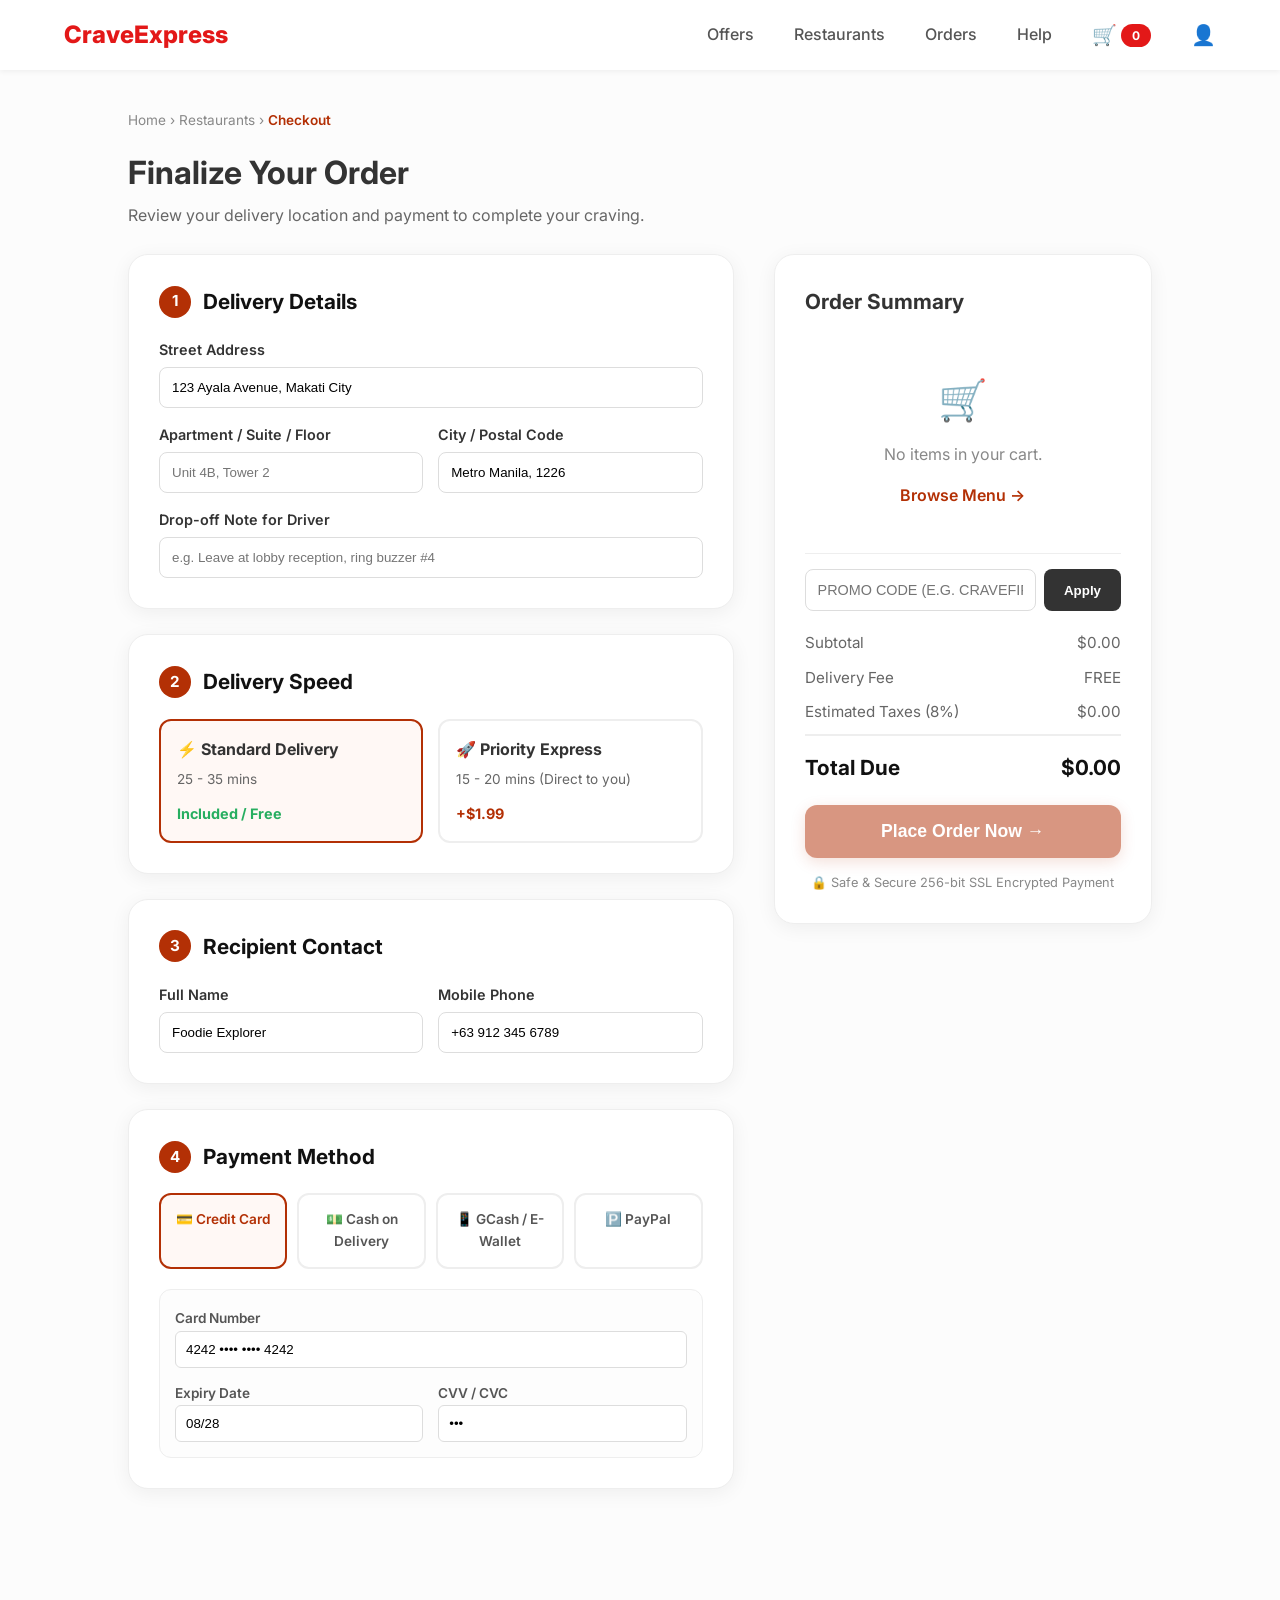
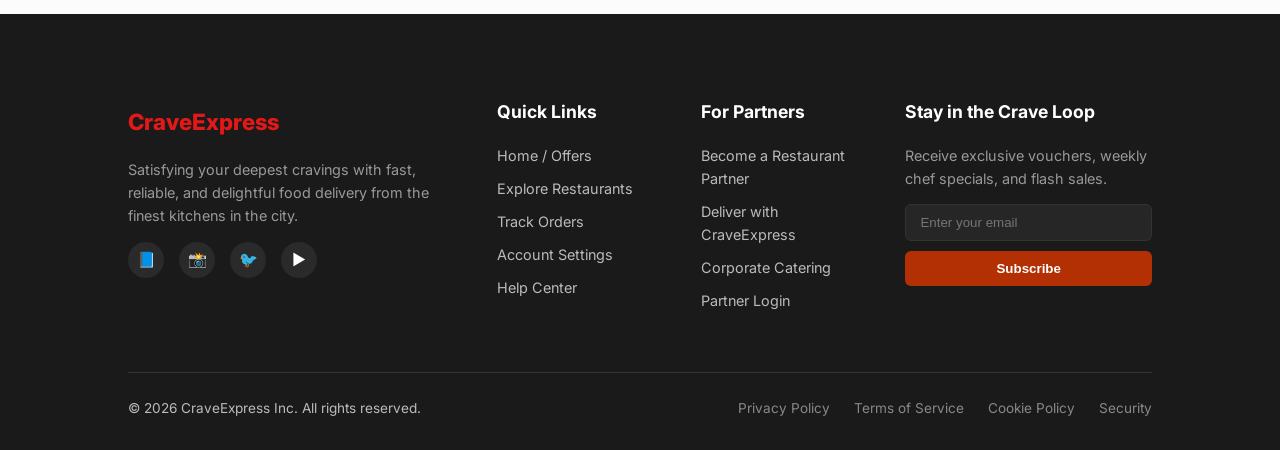
<file: checkout.html>
<!DOCTYPE html>
<html lang="en">
<head>
    <meta charset="UTF-8">
    <meta name="viewport" content="width=device-width, initial-scale=1.0">
    <title>Checkout | CraveExpress</title>
    <link href="https://fonts.googleapis.com/css2?family=Inter:wght@300;400;500;600;700;800&display=swap" rel="stylesheet">
    <link rel="stylesheet" href="Design/design1.css">
    <link rel="stylesheet" href="Design/common.css">
    <link rel="stylesheet" href="Design/checkout.css">
</head>
<body style="background-color: #fcfcfc;">

    <nav>
        <div class="logo"><a href="index.html" style="text-decoration: none; color: inherit;">CraveExpress</a></div>
        <div class="nav-links">
            <a href="index.html">Offers</a>
            <a href="restaurants.html">Restaurants</a>
            <a href="orders.html">Orders</a>
            <a href="help.html">Help</a>
            <a href="#" class="cart-icon" id="cart-icon-btn" title="View Cart">🛒 <span id="cart-count">0</span></a>
            <a href="profile_settings.html" class="profile-icon" title="Account">👤</a>
        </div>
    </nav>

    <main class="checkout-container">
        <!-- Breadcrumbs -->
        <div style="font-size: 0.85rem; color: #888; margin-bottom: 15px;">
            <a href="index.html" style="color: inherit; text-decoration: none;">Home</a> › 
            <a href="restaurants.html" style="color: inherit; text-decoration: none;">Restaurants</a> › 
            <span style="color: var(--primary-orange); font-weight: 600;">Checkout</span>
        </div>

        <h1 style="font-size: 2rem; margin: 0 0 5px 0;">Finalize Your Order</h1>
        <p style="color: #666; margin: 0 0 25px 0;">Review your delivery location and payment to complete your craving.</p>

        <form id="checkoutForm" onsubmit="handlePlaceOrder(event)">
            <div class="checkout-layout">
                
                <!-- Left: Order Steps -->
                <div class="checkout-steps-col">
                    
                    <!-- Step 1: Delivery Address -->
                    <div class="checkout-step">
                        <div class="step-header">
                            <span class="step-num">1</span>
                            <h2>Delivery Details</h2>
                        </div>
                        
                        <div class="input-group" style="margin-bottom: 15px;">
                            <label style="display: block; font-weight: 600; margin-bottom: 6px; font-size: 0.9rem;">Street Address</label>
                            <input type="text" id="chk-address" placeholder="123 Ayala Avenue, Makati City" value="123 Ayala Avenue, Makati City" required style="width: 100%; padding: 12px; border: 1px solid #ddd; border-radius: 8px; box-sizing: border-box;">
                        </div>

                        <div class="form-grid-2" style="margin-bottom: 15px;">
                            <div class="input-group">
                                <label style="display: block; font-weight: 600; margin-bottom: 6px; font-size: 0.9rem;">Apartment / Suite / Floor</label>
                                <input type="text" id="chk-apt" placeholder="Unit 4B, Tower 2" style="width: 100%; padding: 12px; border: 1px solid #ddd; border-radius: 8px; box-sizing: border-box;">
                            </div>
                            <div class="input-group">
                                <label style="display: block; font-weight: 600; margin-bottom: 6px; font-size: 0.9rem;">City / Postal Code</label>
                                <input type="text" id="chk-city" placeholder="Metro Manila, 1226" value="Metro Manila, 1226" required style="width: 100%; padding: 12px; border: 1px solid #ddd; border-radius: 8px; box-sizing: border-box;">
                            </div>
                        </div>

                        <div class="input-group">
                            <label style="display: block; font-weight: 600; margin-bottom: 6px; font-size: 0.9rem;">Drop-off Note for Driver</label>
                            <input type="text" id="chk-notes" placeholder="e.g. Leave at lobby reception, ring buzzer #4" style="width: 100%; padding: 12px; border: 1px solid #ddd; border-radius: 8px; box-sizing: border-box;">
                        </div>
                    </div>

                    <!-- Step 2: Delivery Speed -->
                    <div class="checkout-step">
                        <div class="step-header">
                            <span class="step-num">2</span>
                            <h2>Delivery Speed</h2>
                        </div>

                        <div class="delivery-options-grid">
                            <div class="delivery-option-card active" onclick="selectDeliverySpeed(this, 0)">
                                <div>
                                    <strong style="display: block; font-size: 1rem; margin-bottom: 4px;">⚡ Standard Delivery</strong>
                                    <span style="color: #666; font-size: 0.85rem;">25 - 35 mins</span>
                                </div>
                                <span style="font-weight: 700; color: #27ae60; margin-top: 10px; font-size: 0.9rem;">Included / Free</span>
                            </div>

                            <div class="delivery-option-card" onclick="selectDeliverySpeed(this, 1.99)">
                                <div>
                                    <strong style="display: block; font-size: 1rem; margin-bottom: 4px;">🚀 Priority Express</strong>
                                    <span style="color: #666; font-size: 0.85rem;">15 - 20 mins (Direct to you)</span>
                                </div>
                                <span style="font-weight: 700; color: var(--primary-orange); margin-top: 10px; font-size: 0.9rem;">+$1.99</span>
                            </div>
                        </div>
                    </div>

                    <!-- Step 3: Contact Info -->
                    <div class="checkout-step">
                        <div class="step-header">
                            <span class="step-num">3</span>
                            <h2>Recipient Contact</h2>
                        </div>

                        <div class="form-grid-2">
                            <div class="input-group">
                                <label style="display: block; font-weight: 600; margin-bottom: 6px; font-size: 0.9rem;">Full Name</label>
                                <input type="text" id="chk-name" value="Foodie Explorer" required style="width: 100%; padding: 12px; border: 1px solid #ddd; border-radius: 8px; box-sizing: border-box;">
                            </div>
                            <div class="input-group">
                                <label style="display: block; font-weight: 600; margin-bottom: 6px; font-size: 0.9rem;">Mobile Phone</label>
                                <input type="tel" id="chk-phone" value="+63 912 345 6789" required style="width: 100%; padding: 12px; border: 1px solid #ddd; border-radius: 8px; box-sizing: border-box;">
                            </div>
                        </div>
                    </div>

                    <!-- Step 4: Payment Method -->
                    <div class="checkout-step">
                        <div class="step-header">
                            <span class="step-num">4</span>
                            <h2>Payment Method</h2>
                        </div>

                        <div class="payment-methods-grid">
                            <div class="payment-tab active" onclick="switchPayment('card', this)">💳 Credit Card</div>
                            <div class="payment-tab" onclick="switchPayment('cod', this)">💵 Cash on Delivery</div>
                            <div class="payment-tab" onclick="switchPayment('gcash', this)">📱 GCash / E-Wallet</div>
                            <div class="payment-tab" onclick="switchPayment('paypal', this)">🅿️ PayPal</div>
                        </div>

                        <!-- Card Panel -->
                        <div id="panel-card" class="payment-panel active">
                            <div class="input-group" style="margin-bottom: 12px;">
                                <label style="font-size: 0.85rem; font-weight: 600; color: #555;">Card Number</label>
                                <input type="text" placeholder="4242 •••• •••• 4242" value="4242 •••• •••• 4242" style="width: 100%; padding: 10px; border: 1px solid #ddd; border-radius: 6px; box-sizing: border-box;">
                            </div>
                            <div class="form-grid-2">
                                <div class="input-group">
                                    <label style="font-size: 0.85rem; font-weight: 600; color: #555;">Expiry Date</label>
                                    <input type="text" placeholder="MM/YY" value="08/28" style="width: 100%; padding: 10px; border: 1px solid #ddd; border-radius: 6px; box-sizing: border-box;">
                                </div>
                                <div class="input-group">
                                    <label style="font-size: 0.85rem; font-weight: 600; color: #555;">CVV / CVC</label>
                                    <input type="password" placeholder="•••" value="888" style="width: 100%; padding: 10px; border: 1px solid #ddd; border-radius: 6px; box-sizing: border-box;">
                                </div>
                            </div>
                        </div>

                        <!-- COD Panel -->
                        <div id="panel-cod" class="payment-panel">
                            <p style="margin: 0; font-size: 0.9rem; color: #555;">💵 Please prepare the exact cash amount for our rider upon arrival. Change can be provided upon request in order notes.</p>
                        </div>

                        <!-- GCash Panel -->
                        <div id="panel-gcash" class="payment-panel">
                            <p style="margin: 0 0 10px 0; font-size: 0.9rem; color: #555;">📱 Instant QR payment will be generated upon pressing Place Order, or enter your mobile wallet number:</p>
                            <input type="tel" placeholder="09XX XXX XXXX" value="+63 912 345 6789" style="width: 100%; padding: 10px; border: 1px solid #ddd; border-radius: 6px; box-sizing: border-box;">
                        </div>

                        <!-- PayPal Panel -->
                        <div id="panel-paypal" class="payment-panel">
                            <p style="margin: 0; font-size: 0.9rem; color: #555;">🅿️ You will be redirected securely to PayPal to approve your transaction after clicking Place Order.</p>
                        </div>
                    </div>
                </div>

                <!-- Right: Order Summary -->
                <div class="checkout-summary-col">
                    <div class="order-summary-card">
                        <h3>Order Summary</h3>

                        <!-- Items in cart -->
                        <div class="summary-items-list" id="checkout-items-list">
                            <!-- Populated via JS -->
                        </div>

                        <!-- Coupon Promo Code -->
                        <div class="coupon-box">
                            <input type="text" id="chk-coupon-input" placeholder="Promo code (e.g. CRAVEFIRST)">
                            <button type="button" onclick="applyCheckoutCoupon()">Apply</button>
                        </div>
                        <div id="coupon-feedback" style="font-size: 0.85rem; margin-top: -12px; margin-bottom: 15px; display: none;"></div>

                        <!-- Calculation Rows -->
                        <div class="calculation-lines">
                            <div class="calc-row">
                                <span>Subtotal</span>
                                <span id="chk-subtotal">$0.00</span>
                            </div>
                            <div class="calc-row">
                                <span>Delivery Fee</span>
                                <span id="chk-delivery">FREE</span>
                            </div>
                            <div class="calc-row" id="chk-priority-row" style="display: none;">
                                <span>Priority Speed</span>
                                <span id="chk-priority-fee">+$1.99</span>
                            </div>
                            <div class="calc-row" id="chk-discount-row" style="display: none; color: #27ae60;">
                                <span>Promo Voucher</span>
                                <span id="chk-discount">-$0.00</span>
                            </div>
                            <div class="calc-row">
                                <span>Estimated Taxes (8%)</span>
                                <span id="chk-tax">$0.00</span>
                            </div>
                            <div class="calc-row total-price-row">
                                <span>Total Due</span>
                                <span id="chk-grand-total">$0.00</span>
                            </div>
                        </div>

                        <button type="submit" class="btn-place-order" id="place-order-btn">Place Order Now →</button>

                        <div style="text-align: center; margin-top: 15px; font-size: 0.8rem; color: #888;">
                            🔒 Safe & Secure 256-bit SSL Encrypted Payment
                        </div>
                    </div>
                </div>

            </div>
        </form>
    </main>

    <!-- Complete Site Footer -->
    <footer class="crave-footer">
        <div class="footer-top">
            <div class="footer-col">
                <h4 style="color: var(--accent-red); font-weight: 800; font-size: 1.4rem;">CraveExpress</h4>
                <p>Satisfying your deepest cravings with fast, reliable, and delightful food delivery from the finest kitchens in the city.</p>
                <div class="footer-socials">
                    <a href="#" class="social-circle">📘</a>
                    <a href="#" class="social-circle">📸</a>
                    <a href="#" class="social-circle">🐦</a>
                    <a href="#" class="social-circle">▶️</a>
                </div>
            </div>
            <div class="footer-col">
                <h4>Quick Links</h4>
                <ul>
                    <li><a href="index.html">Home / Offers</a></li>
                    <li><a href="restaurants.html">Explore Restaurants</a></li>
                    <li><a href="orders.html">Track Orders</a></li>
                    <li><a href="profile_settings.html">Account Settings</a></li>
                    <li><a href="help.html">Help Center</a></li>
                </ul>
            </div>
            <div class="footer-col">
                <h4>For Partners</h4>
                <ul>
                    <li><a href="partner.html">Become a Restaurant Partner</a></li>
                    <li><a href="partner.html#driver">Deliver with CraveExpress</a></li>
                    <li><a href="partner.html#enterprise">Corporate Catering</a></li>
                    <li><a href="login.html">Partner Login</a></li>
                </ul>
            </div>
            <div class="footer-col">
                <h4>Stay in the Crave Loop</h4>
                <p>Receive exclusive vouchers, weekly chef specials, and flash sales.</p>
                <form class="footer-newsletter" onsubmit="event.preventDefault(); alert('Subscribed! Check your inbox for your 15% discount code.');">
                    <input type="email" placeholder="Enter your email" required>
                    <button type="submit">Subscribe</button>
                </form>
            </div>
        </div>
        <div class="footer-bottom">
            <div>© 2026 CraveExpress Inc. All rights reserved.</div>
            <div class="footer-bottom-links">
                <a href="help.html#privacy">Privacy Policy</a>
                <a href="help.html#terms">Terms of Service</a>
                <a href="help.html#cookies">Cookie Policy</a>
                <a href="help.html">Security</a>
            </div>
        </div>
    </footer>

    <!-- Universal Logic Scripts -->
    <script src="JavaScript/cart.js"></script>
    <script>
        let priorityFee = 0;
        let selectedPaymentMethod = 'Credit Card';

        document.addEventListener('DOMContentLoaded', () => {
            // Check stored user details
            try {
                const user = JSON.parse(localStorage.getItem('crave_user'));
                if (user) {
                    if (user.name) document.getElementById('chk-name').value = user.name;
                    if (user.phone) document.getElementById('chk-phone').value = user.phone;
                }
            } catch(e) {}

            renderCheckoutSummary();
        });

        function renderCheckoutSummary() {
            const items = Cart.get();
            const listEl = document.getElementById('checkout-items-list');
            const subtotalEl = document.getElementById('chk-subtotal');
            const deliveryEl = document.getElementById('chk-delivery');
            const taxEl = document.getElementById('chk-tax');
            const discountRow = document.getElementById('chk-discount-row');
            const discountEl = document.getElementById('chk-discount');
            const totalEl = document.getElementById('chk-grand-total');
            const placeBtn = document.getElementById('place-order-btn');

            if (!items || items.length === 0) {
                listEl.innerHTML = `
                    <div style="text-align: center; padding: 30px 10px; color: #888;">
                        <span style="font-size: 2.5rem; display: block; margin-bottom: 10px;">🛒</span>
                        <p style="margin: 0 0 15px 0;">No items in your cart.</p>
                        <a href="restaurants.html" style="color: var(--primary-orange); font-weight: 600; text-decoration: none;">Browse Menu →</a>
                    </div>
                `;
                placeBtn.disabled = true;
                placeBtn.style.opacity = '0.5';
                return;
            }

            placeBtn.disabled = false;
            placeBtn.style.opacity = '1';

            listEl.innerHTML = items.map(item => `
                <div class="summary-item-row">
                    <div class="summary-item-info">
                        <img src="${item.image}" alt="${item.name}">
                        <div>
                            <strong style="display: block; font-size: 0.9rem;">${item.name}</strong>
                            <span style="color: #888; font-size: 0.8rem;">Qty: ${item.quantity}</span>
                        </div>
                    </div>
                    <strong>$${(item.price * item.quantity).toFixed(2)}</strong>
                </div>
            `).join('');

            const subtotal = Cart.getSubtotal();
            const baseDelivery = Cart.getDeliveryFee();
            const discount = Cart.getDiscount();
            const tax = Cart.getTax();
            const grandTotal = Math.max(0, subtotal + baseDelivery + priorityFee + tax - discount);

            subtotalEl.innerText = `$${subtotal.toFixed(2)}`;
            deliveryEl.innerText = baseDelivery === 0 ? 'FREE' : `$${baseDelivery.toFixed(2)}`;
            taxEl.innerText = `$${tax.toFixed(2)}`;

            if (discount > 0) {
                discountRow.style.display = 'flex';
                discountEl.innerText = `-$${discount.toFixed(2)}`;
            } else {
                discountRow.style.display = 'none';
            }

            totalEl.innerText = `$${grandTotal.toFixed(2)}`;
        }

        function selectDeliverySpeed(card, fee) {
            document.querySelectorAll('.delivery-option-card').forEach(c => c.classList.remove('active'));
            card.classList.add('active');
            priorityFee = fee;

            const priorityRow = document.getElementById('chk-priority-row');
            if (fee > 0) {
                priorityRow.style.display = 'flex';
            } else {
                priorityRow.style.display = 'none';
            }
            renderCheckoutSummary();
        }

        function switchPayment(type, tab) {
            document.querySelectorAll('.payment-tab').forEach(t => t.classList.remove('active'));
            tab.classList.add('active');

            document.querySelectorAll('.payment-panel').forEach(p => p.classList.remove('active'));
            const targetPanel = document.getElementById(`panel-${type}`);
            if (targetPanel) targetPanel.classList.add('active');

            selectedPaymentMethod = tab.innerText.replace(/[^\w\s]/gi, '').trim();
        }

        function applyCheckoutCoupon() {
            const input = document.getElementById('chk-coupon-input');
            const feedback = document.getElementById('coupon-feedback');
            const code = input.value.trim().toUpperCase();

            feedback.style.display = 'block';

            if (code === 'CRAVEFIRST') {
                Cart.setPromo(code, 0, 10.00); // $10 fixed off
                feedback.style.color = '#27ae60';
                feedback.innerText = '✓ Promo applied: $10.00 discount!';
            } else if (code === 'SAVE5') {
                Cart.setPromo(code, 0, 5.00);
                feedback.style.color = '#27ae60';
                feedback.innerText = '✓ Promo applied: $5.00 discount!';
            } else if (code === 'FREEDEL') {
                Cart.setPromo(code, 0, 0);
                feedback.style.color = '#27ae60';
                feedback.innerText = '✓ Promo applied: Free delivery unlocked!';
            } else {
                feedback.style.color = '#e74c3c';
                feedback.innerText = '✕ Invalid promo code. Try CRAVEFIRST or SAVE5';
            }

            renderCheckoutSummary();
        }

        function handlePlaceOrder(e) {
            e.preventDefault();
            const items = Cart.get();
            if (!items || items.length === 0) {
                alert('Please add items to your cart before placing an order.');
                return;
            }

            const orderId = 'CRV-' + Math.floor(100000 + Math.random() * 900000);
            const address = document.getElementById('chk-address').value;
            const city = document.getElementById('chk-city').value;
            const fullAddress = address + ', ' + city;
            const name = document.getElementById('chk-name').value;
            const phone = document.getElementById('chk-phone').value;
            const notes = document.getElementById('chk-notes').value;

            const subtotal = Cart.getSubtotal();
            const baseDelivery = Cart.getDeliveryFee();
            const discount = Cart.getDiscount();
            const tax = Cart.getTax();
            const grandTotal = Math.max(0, subtotal + baseDelivery + priorityFee + tax - discount);

            const orderData = {
                orderId: orderId,
                date: new Date().toISOString(),
                status: 'Preparing',
                estimatedMinutes: priorityFee > 0 ? 18 : 25,
                customer: { name, phone, address: fullAddress, notes },
                items: items,
                paymentMethod: selectedPaymentMethod,
                pricing: {
                    subtotal: subtotal.toFixed(2),
                    delivery: baseDelivery.toFixed(2),
                    tax: tax.toFixed(2),
                    discount: discount.toFixed(2),
                    total: grandTotal.toFixed(2)
                }
            };

            // Save to active order and history
            localStorage.setItem('crave_active_order', JSON.stringify(orderData));

            let history = [];
            try {
                history = JSON.parse(localStorage.getItem('crave_orders_history')) || [];
            } catch(e) {}
            history.unshift(orderData);
            localStorage.setItem('crave_orders_history', JSON.stringify(history));

            // Clear current cart
            Cart.clear();

            // Redirect to live order tracking page
            const target = (typeof Cart !== 'undefined' && Cart.getRoute) ? Cart.getRoute('orders') : 'orders.html';
            window.location.href = `${target}?order_id=${orderId}&status=confirmed`;
        }
    </script>
</body>
</html>
</file>
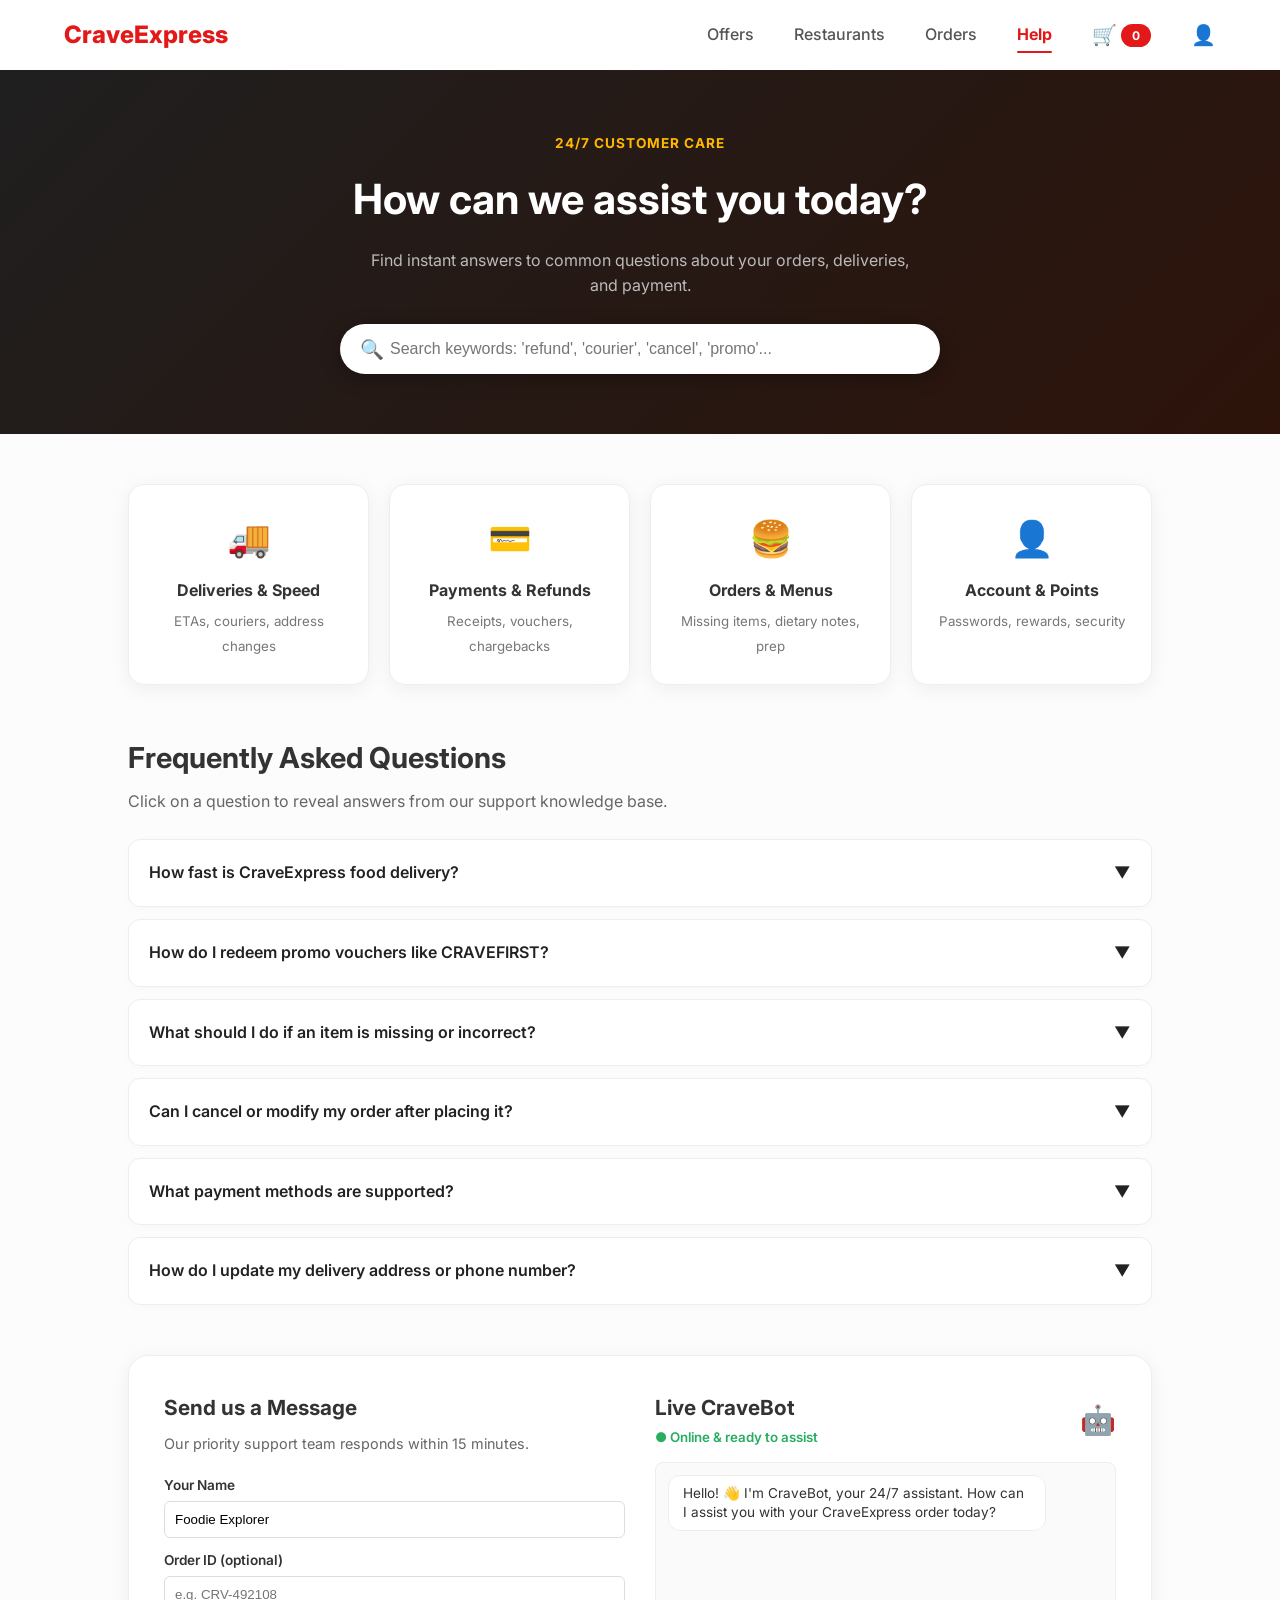
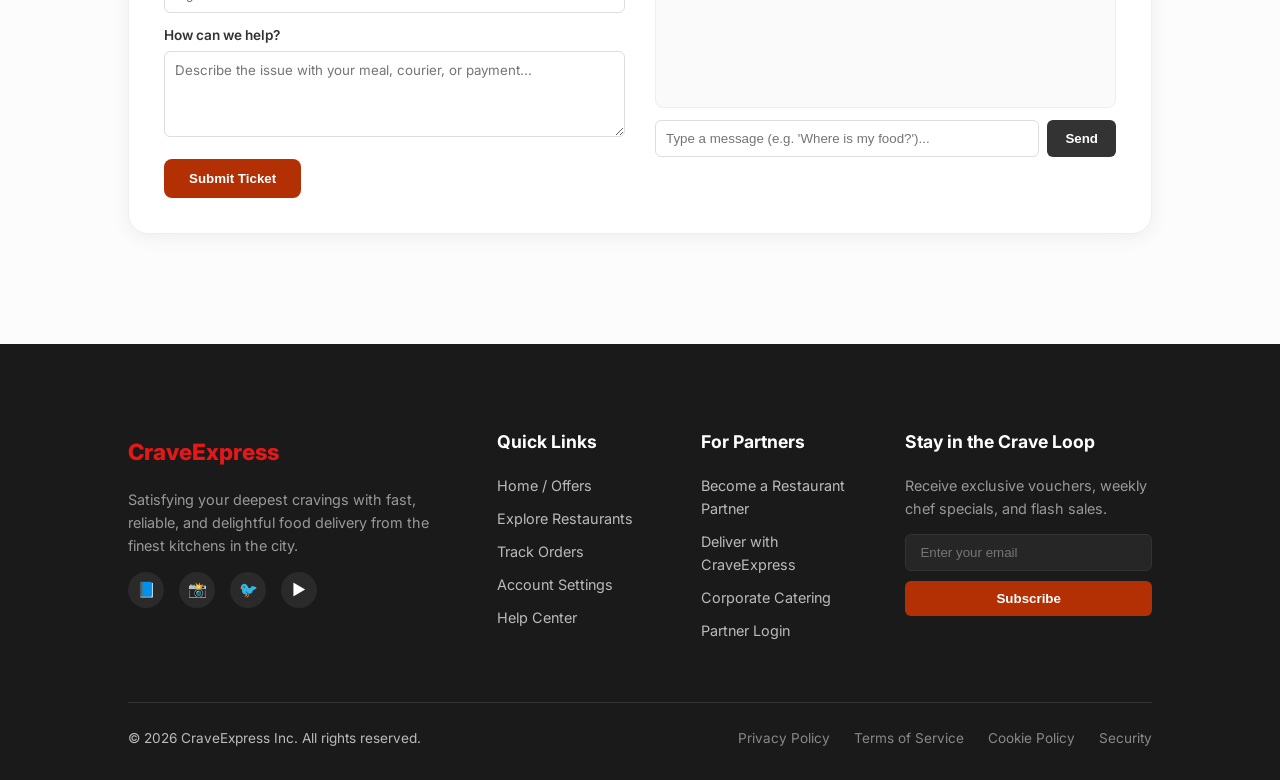
<file: help.html>
<!DOCTYPE html>
<html lang="en">
<head>
    <meta charset="UTF-8">
    <meta name="viewport" content="width=device-width, initial-scale=1.0">
    <title>Help Center & Support | CraveExpress</title>
    <link href="https://fonts.googleapis.com/css2?family=Inter:wght@300;400;500;600;700;800&display=swap" rel="stylesheet">
    <link rel="stylesheet" href="Design/design1.css">
    <link rel="stylesheet" href="Design/common.css">
    <style>
        .help-hero {
            background: linear-gradient(135deg, #1f1f1f 0%, #2d130a 100%);
            color: white;
            padding: 60px 10%;
            text-align: center;
        }
        .help-search-box {
            max-width: 600px;
            margin: 25px auto 0;
            position: relative;
        }
        .help-search-box input {
            width: 100%;
            padding: 16px 20px 16px 50px;
            border-radius: 30px;
            border: none;
            font-size: 1rem;
            outline: none;
            box-shadow: 0 4px 20px rgba(0,0,0,0.3);
            box-sizing: border-box;
        }
        .help-search-icon {
            position: absolute;
            left: 20px;
            top: 50%;
            transform: translateY(-50%);
            font-size: 1.2rem;
            color: #888;
        }
        .help-container {
            padding: 50px 10%;
            max-width: 1100px;
            margin: 0 auto;
        }
        .help-topics-grid {
            display: grid;
            grid-template-columns: repeat(auto-fill, minmax(220px, 1fr));
            gap: 20px;
            margin-bottom: 50px;
        }
        .help-topic-card {
            background: white;
            border: 1px solid #eee;
            border-radius: 16px;
            padding: 25px 20px;
            text-align: center;
            cursor: pointer;
            transition: all 0.2s;
            box-shadow: var(--shadow-soft);
        }
        .help-topic-card:hover {
            transform: translateY(-4px);
            border-color: var(--primary-orange);
        }
        .help-topic-icon {
            font-size: 2.2rem;
            margin-bottom: 12px;
            display: block;
        }
        .faq-accordion-item {
            background: white;
            border: 1px solid #eee;
            border-radius: 12px;
            margin-bottom: 12px;
            overflow: hidden;
            box-shadow: 0 2px 8px rgba(0,0,0,0.02);
        }
        .faq-question {
            padding: 20px;
            cursor: pointer;
            display: flex;
            justify-content: space-between;
            align-items: center;
            font-weight: 600;
            font-size: 1rem;
            color: #222;
        }
        .faq-question:hover {
            color: var(--primary-orange);
        }
        .faq-answer {
            display: none;
            padding: 0 20px 20px 20px;
            color: #555;
            line-height: 1.6;
            font-size: 0.95rem;
            border-top: 1px solid #f9f9f9;
        }
        .faq-accordion-item.open .faq-answer {
            display: block;
        }
        .faq-accordion-item.open .faq-arrow {
            transform: rotate(180deg);
        }
        .faq-arrow {
            transition: transform 0.2s;
        }
        .contact-support-split {
            display: grid;
            grid-template-columns: 1fr 1fr;
            gap: 30px;
            margin-top: 50px;
            background: white;
            border-radius: 20px;
            padding: 35px;
            border: 1px solid #eee;
            box-shadow: var(--shadow-soft);
        }
        .chat-sim-messages {
            height: 220px;
            overflow-y: auto;
            border: 1px solid #eee;
            border-radius: 8px;
            padding: 12px;
            background: #fafafa;
            display: flex;
            flex-direction: column;
            gap: 10px;
            margin-bottom: 12px;
        }
        .chat-msg {
            padding: 8px 14px;
            border-radius: 12px;
            font-size: 0.85rem;
            max-width: 80%;
            line-height: 1.4;
        }
        .chat-bot {
            background: #fff;
            border: 1px solid #eee;
            align-self: flex-start;
        }
        .chat-user {
            background: var(--primary-orange);
            color: white;
            align-self: flex-end;
        }
        @media (max-width: 768px) {
            .contact-support-split {
                grid-template-columns: 1fr;
            }
        }
    </style>
</head>
<body style="background-color: #fcfcfc;">

    <nav>
        <div class="logo"><a href="index.html" style="text-decoration: none; color: inherit;">CraveExpress</a></div>
        <div class="nav-links">
            <a href="index.html">Offers</a>
            <a href="restaurants.html">Restaurants</a>
            <a href="orders.html">Orders</a>
            <a href="help.html" class="active">Help</a>
            <a href="#" class="cart-icon" id="cart-icon-btn" title="View Cart">🛒 <span id="cart-count">0</span></a>
            <a href="profile_settings.html" class="profile-icon" title="Account">👤</a>
        </div>
    </nav>

    <!-- Hero Search -->
    <header class="help-hero">
        <span style="color: var(--accent-yellow); font-weight: 700; text-transform: uppercase; font-size: 0.85rem; letter-spacing: 1px;">24/7 Customer Care</span>
        <h1 style="font-size: 2.6rem; margin: 10px 0 15px 0;">How can we assist you today?</h1>
        <p style="color: #bbb; max-width: 550px; margin: 0 auto; font-size: 1rem;">Find instant answers to common questions about your orders, deliveries, and payment.</p>
        
        <div class="help-search-box">
            <span class="help-search-icon">🔍</span>
            <input type="text" id="faq-search-input" placeholder="Search keywords: 'refund', 'courier', 'cancel', 'promo'...">
        </div>
    </header>

    <main class="help-container">
        <!-- Topic Categories -->
        <div class="help-topics-grid">
            <div class="help-topic-card" onclick="filterFaqByTopic('delivery')">
                <span class="help-topic-icon">🚚</span>
                <strong style="display: block; font-size: 1rem; margin-bottom: 4px;">Deliveries & Speed</strong>
                <small style="color: #777;">ETAs, couriers, address changes</small>
            </div>

            <div class="help-topic-card" onclick="filterFaqByTopic('payments')">
                <span class="help-topic-icon">💳</span>
                <strong style="display: block; font-size: 1rem; margin-bottom: 4px;">Payments & Refunds</strong>
                <small style="color: #777;">Receipts, vouchers, chargebacks</small>
            </div>

            <div class="help-topic-card" onclick="filterFaqByTopic('orders')">
                <span class="help-topic-icon">🍔</span>
                <strong style="display: block; font-size: 1rem; margin-bottom: 4px;">Orders & Menus</strong>
                <small style="color: #777;">Missing items, dietary notes, prep</small>
            </div>

            <div class="help-topic-card" onclick="filterFaqByTopic('account')">
                <span class="help-topic-icon">👤</span>
                <strong style="display: block; font-size: 1rem; margin-bottom: 4px;">Account & Points</strong>
                <small style="color: #777;">Passwords, rewards, security</small>
            </div>
        </div>

        <!-- FAQ Section -->
        <div style="margin-bottom: 40px;">
            <h2 style="font-size: 1.8rem; margin: 0 0 8px 0;">Frequently Asked Questions</h2>
            <p style="color: #666; margin: 0 0 25px 0;">Click on a question to reveal answers from our support knowledge base.</p>

            <div class="faq-list" id="faq-items-list">
                <!-- FAQ 1 -->
                <div class="faq-accordion-item" data-topic="delivery">
                    <div class="faq-question">
                        <span>How fast is CraveExpress food delivery?</span>
                        <span class="faq-arrow">▼</span>
                    </div>
                    <div class="faq-answer">
                        Our smart routing algorithm pairs you with the closest courier and kitchen. Average delivery times range from <strong>15 to 30 minutes</strong> depending on kitchen prep time and proximity. You can track your rider in real time on our <a href="orders.html" style="color: var(--primary-orange);">Live Order Tracking</a> page.
                    </div>
                </div>

                <!-- FAQ 2 -->
                <div class="faq-accordion-item" data-topic="payments">
                    <div class="faq-question">
                        <span>How do I redeem promo vouchers like CRAVEFIRST?</span>
                        <span class="faq-arrow">▼</span>
                    </div>
                    <div class="faq-answer">
                        At the <a href="checkout.html" style="color: var(--primary-orange);">Checkout Page</a>, locate the "Promo code" input in the right Order Summary box. Enter <strong>CRAVEFIRST</strong> and click <strong>Apply</strong> to immediately enjoy $10 off your first order! Other valid codes include <strong>SAVE5</strong> ($5 off) and <strong>FREEDEL</strong> (Free Delivery).
                    </div>
                </div>

                <!-- FAQ 3 -->
                <div class="faq-accordion-item" data-topic="orders">
                    <div class="faq-question">
                        <span>What should I do if an item is missing or incorrect?</span>
                        <span class="faq-arrow">▼</span>
                    </div>
                    <div class="faq-answer">
                        We apologize if an item was left out or prepared incorrectly. Please reach out immediately through our 24/7 Live Chat below or call our support hotline. We will either arrange an express redelivery or issue a full instant credit to your account.
                    </div>
                </div>

                <!-- FAQ 4 -->
                <div class="faq-accordion-item" data-topic="orders">
                    <div class="faq-question">
                        <span>Can I cancel or modify my order after placing it?</span>
                        <span class="faq-arrow">▼</span>
                    </div>
                    <div class="faq-answer">
                        Because kitchens begin cooking fresh ingredients right away, cancellations are permitted within <strong>2 minutes</strong> of placing your order. After the kitchen accepts the ticket, modifications should be made directly through the courier or via live support chat.
                    </div>
                </div>

                <!-- FAQ 5 -->
                <div class="faq-accordion-item" data-topic="payments">
                    <div class="faq-question">
                        <span>What payment methods are supported?</span>
                        <span class="faq-arrow">▼</span>
                    </div>
                    <div class="faq-answer">
                        We accept all major Credit and Debit cards (Visa, Mastercard, American Express), Cash on Delivery (COD), GCash / Mobile Wallets, and PayPal. All payments are encrypted with bank-level SSL security.
                    </div>
                </div>

                <!-- FAQ 6 -->
                <div class="faq-accordion-item" data-topic="account">
                    <div class="faq-question">
                        <span>How do I update my delivery address or phone number?</span>
                        <span class="faq-arrow">▼</span>
                    </div>
                    <div class="faq-answer">
                        You can update your personal information and add multiple delivery addresses anytime in your <a href="profile_settings.html" style="color: var(--primary-orange);">Account Settings</a> under the Profile and Addresses tabs.
                    </div>
                </div>
            </div>
        </div>

        <!-- Contact Support & Live Chat Simulator -->
        <div class="contact-support-split">
            <!-- Left: Contact Form -->
            <div>
                <h3 style="margin: 0 0 8px 0; font-size: 1.3rem;">Send us a Message</h3>
                <p style="color: #666; font-size: 0.9rem; margin: 0 0 20px 0;">Our priority support team responds within 15 minutes.</p>

                <form onsubmit="handleSupportSubmit(event)">
                    <div class="input-group" style="margin-bottom: 12px;">
                        <label style="display:block; font-size:0.85rem; font-weight:600; margin-bottom:4px;">Your Name</label>
                        <input type="text" value="Foodie Explorer" required style="width:100%; padding:10px; border:1px solid #ddd; border-radius:6px; box-sizing:border-box;">
                    </div>
                    <div class="input-group" style="margin-bottom: 12px;">
                        <label style="display:block; font-size:0.85rem; font-weight:600; margin-bottom:4px;">Order ID (optional)</label>
                        <input type="text" placeholder="e.g. CRV-492108" style="width:100%; padding:10px; border:1px solid #ddd; border-radius:6px; box-sizing:border-box;">
                    </div>
                    <div class="input-group" style="margin-bottom: 15px;">
                        <label style="display:block; font-size:0.85rem; font-weight:600; margin-bottom:4px;">How can we help?</label>
                        <textarea rows="4" placeholder="Describe the issue with your meal, courier, or payment..." required style="width:100%; padding:10px; border:1px solid #ddd; border-radius:6px; box-sizing:border-box; font-family:inherit;"></textarea>
                    </div>
                    <button type="submit" style="background:var(--primary-orange); color:white; border:none; padding:12px 25px; border-radius:8px; font-weight:700; cursor:pointer;">Submit Ticket</button>
                </form>
            </div>

            <!-- Right: Interactive Live Chat Bot Simulator -->
            <div style="display: flex; flex-direction: column;">
                <div style="display: flex; align-items: center; justify-content: space-between; margin-bottom: 12px;">
                    <div>
                        <h3 style="margin: 0; font-size: 1.3rem;">Live CraveBot</h3>
                        <small style="color: #27ae60; font-weight: 600;">● Online & ready to assist</small>
                    </div>
                    <span style="font-size: 1.8rem;">🤖</span>
                </div>

                <div class="chat-sim-messages" id="chat-messages-container">
                    <div class="chat-msg chat-bot">
                        Hello! 👋 I'm CraveBot, your 24/7 assistant. How can I assist you with your CraveExpress order today?
                    </div>
                </div>

                <form onsubmit="handleChatSubmit(event)" style="display: flex; gap: 8px;">
                    <input type="text" id="chat-input" placeholder="Type a message (e.g. 'Where is my food?')..." style="flex: 1; padding: 10px; border: 1px solid #ddd; border-radius: 6px; outline: none;">
                    <button type="submit" style="background: #333; color: white; border: none; padding: 0 18px; border-radius: 6px; cursor: pointer; font-weight: 600;">Send</button>
                </form>
            </div>
        </div>
    </main>

    <!-- Complete Site Footer -->
    <footer class="crave-footer">
        <div class="footer-top">
            <div class="footer-col">
                <h4 style="color: var(--accent-red); font-weight: 800; font-size: 1.4rem;">CraveExpress</h4>
                <p>Satisfying your deepest cravings with fast, reliable, and delightful food delivery from the finest kitchens in the city.</p>
                <div class="footer-socials">
                    <a href="#" class="social-circle">📘</a>
                    <a href="#" class="social-circle">📸</a>
                    <a href="#" class="social-circle">🐦</a>
                    <a href="#" class="social-circle">▶️</a>
                </div>
            </div>
            <div class="footer-col">
                <h4>Quick Links</h4>
                <ul>
                    <li><a href="index.html">Home / Offers</a></li>
                    <li><a href="restaurants.html">Explore Restaurants</a></li>
                    <li><a href="orders.html">Track Orders</a></li>
                    <li><a href="profile_settings.html">Account Settings</a></li>
                    <li><a href="help.html">Help Center</a></li>
                </ul>
            </div>
            <div class="footer-col">
                <h4>For Partners</h4>
                <ul>
                    <li><a href="partner.html">Become a Restaurant Partner</a></li>
                    <li><a href="partner.html#driver">Deliver with CraveExpress</a></li>
                    <li><a href="partner.html#enterprise">Corporate Catering</a></li>
                    <li><a href="login.html">Partner Login</a></li>
                </ul>
            </div>
            <div class="footer-col">
                <h4>Stay in the Crave Loop</h4>
                <p>Receive exclusive vouchers, weekly chef specials, and flash sales.</p>
                <form class="footer-newsletter" onsubmit="event.preventDefault(); alert('Subscribed! Check your inbox for your 15% discount code.');">
                    <input type="email" placeholder="Enter your email" required>
                    <button type="submit">Subscribe</button>
                </form>
            </div>
        </div>
        <div class="footer-bottom">
            <div>© 2026 CraveExpress Inc. All rights reserved.</div>
            <div class="footer-bottom-links">
                <a href="help.html#privacy">Privacy Policy</a>
                <a href="help.html#terms">Terms of Service</a>
                <a href="help.html#cookies">Cookie Policy</a>
                <a href="help.html">Security</a>
            </div>
        </div>
    </footer>

    <!-- Universal Logic Scripts -->
    <script src="JavaScript/cart.js"></script>
    <script>
        // Accordion Toggle
        document.querySelectorAll('.faq-question').forEach(q => {
            q.addEventListener('click', () => {
                const item = q.parentElement;
                item.classList.toggle('open');
            });
        });

        // Search in FAQ
        const faqSearch = document.getElementById('faq-search-input');
        const faqItems = document.querySelectorAll('.faq-accordion-item');

        if (faqSearch) {
            faqSearch.addEventListener('input', () => {
                const query = faqSearch.value.trim().toLowerCase();
                faqItems.forEach(item => {
                    const text = item.textContent.toLowerCase();
                    if (!query || text.includes(query)) {
                        item.style.display = 'block';
                    } else {
                        item.style.display = 'none';
                    }
                });
            });
        }

        function filterFaqByTopic(topic) {
            faqItems.forEach(item => {
                if (item.getAttribute('data-topic') === topic) {
                    item.style.display = 'block';
                    item.classList.add('open');
                } else {
                    item.style.display = 'none';
                    item.classList.remove('open');
                }
            });
            document.getElementById('faq-items-list').scrollIntoView({ behavior: 'smooth' });
        }

        function handleSupportSubmit(e) {
            e.preventDefault();
            alert('Support Ticket Submitted! Our agent Carlos has received your message and will update you via email within 15 minutes.');
            e.target.reset();
        }

        function handleChatSubmit(e) {
            e.preventDefault();
            const input = document.getElementById('chat-input');
            const container = document.getElementById('chat-messages-container');
            const message = input.value.trim();
            if (!message) return;

            // Add user message
            const userMsg = document.createElement('div');
            userMsg.className = 'chat-msg chat-user';
            userMsg.innerText = message;
            container.appendChild(userMsg);
            input.value = '';

            container.scrollTop = container.scrollHeight;

            // Bot response after short delay
            setTimeout(() => {
                const botMsg = document.createElement('div');
                botMsg.className = 'chat-msg chat-bot';

                const lower = message.toLowerCase();
                if (lower.includes('where') || lower.includes('track') || lower.includes('food')) {
                    botMsg.innerHTML = 'You can track your active courier live on our <a href="orders.html" style="color:var(--primary-orange);font-weight:bold;">Live Orders Map</a>! Estimated arrival is ~18 minutes.';
                } else if (lower.includes('promo') || lower.includes('voucher') || lower.includes('discount')) {
                    botMsg.innerHTML = 'You can use promo code <strong>CRAVEFIRST</strong> on the checkout page for $10 off your order!';
                } else if (lower.includes('refund') || lower.includes('cancel')) {
                    botMsg.innerHTML = 'Orders can be modified or cancelled within 2 minutes of placement. For missing items, we will credit your balance instantly!';
                } else {
                    botMsg.innerHTML = "Thanks for asking! I've noted down your query regarding: '" + message + "'. A representative is also monitoring this thread.";
                }

                container.appendChild(botMsg);
                container.scrollTop = container.scrollHeight;
            }, 600);
        }
    </script>
</body>
</html>
</file>
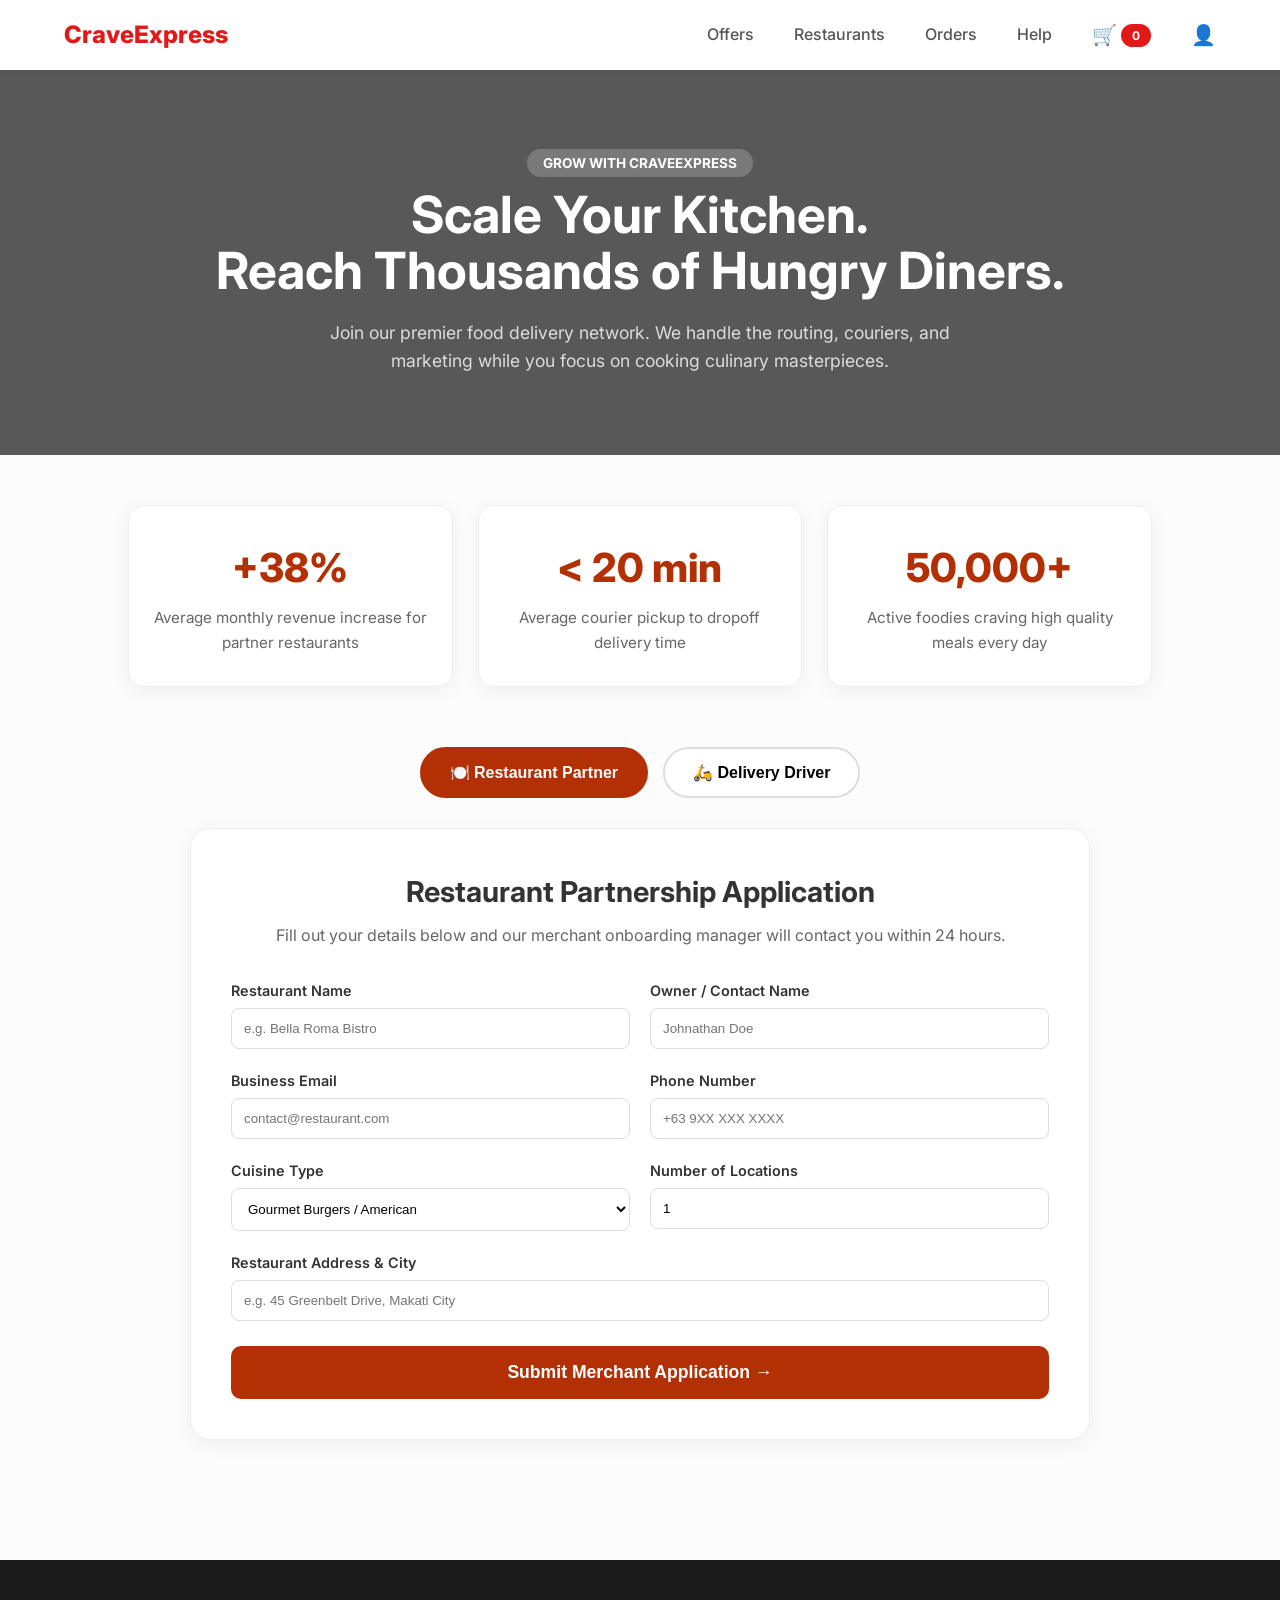
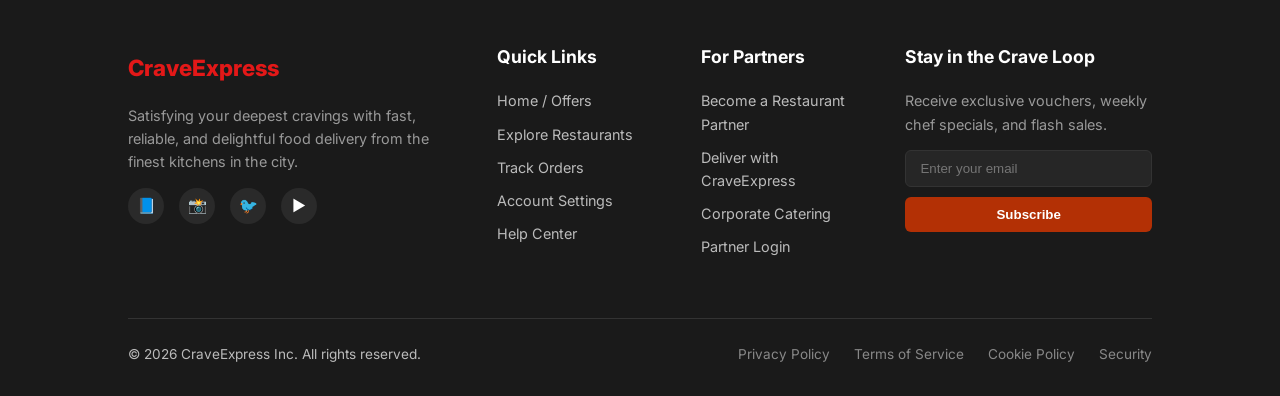
<file: partner.html>
<!DOCTYPE html>
<html lang="en">
<head>
    <meta charset="UTF-8">
    <meta name="viewport" content="width=device-width, initial-scale=1.0">
    <title>Partner With Us | CraveExpress</title>
    <link href="https://fonts.googleapis.com/css2?family=Inter:wght@300;400;500;600;700;800&display=swap" rel="stylesheet">
    <link rel="stylesheet" href="Design/design1.css">
    <link rel="stylesheet" href="Design/common.css">
    <style>
        .partner-hero {
            background: linear-gradient(rgba(0,0,0,0.65), rgba(0,0,0,0.65)), 
                        url('https://images.unsplash.com/photo-1555396273-367ea4eb4db5?w=1500') center/cover;
            color: white;
            padding: 80px 10%;
            text-align: center;
        }
        .partner-hero h1 {
            font-size: 3.2rem;
            margin: 10px 0 20px 0;
            line-height: 1.1;
        }
        .partner-stats {
            display: grid;
            grid-template-columns: repeat(3, 1fr);
            gap: 25px;
            margin: 50px 10% 0;
            text-align: center;
        }
        .stat-card {
            background: white;
            padding: 30px 20px;
            border-radius: 16px;
            border: 1px solid #eee;
            box-shadow: var(--shadow-soft);
        }
        .stat-number {
            font-size: 2.5rem;
            font-weight: 800;
            color: var(--primary-orange);
            display: block;
            margin-bottom: 5px;
        }
        .stat-desc {
            color: #666;
            font-size: 0.95rem;
        }
        .partner-form-section {
            padding: 60px 10%;
            max-width: 900px;
            margin: 0 auto;
        }
        .partner-tabs {
            display: flex;
            gap: 15px;
            justify-content: center;
            margin-bottom: 30px;
        }
        .p-tab-btn {
            padding: 14px 28px;
            border-radius: 30px;
            border: 2px solid #ddd;
            background: white;
            font-weight: 700;
            font-size: 1rem;
            cursor: pointer;
            transition: all 0.2s;
        }
        .p-tab-btn.active {
            border-color: var(--primary-orange);
            background: var(--primary-orange);
            color: white;
        }
        .partner-card {
            background: white;
            border-radius: 20px;
            padding: 40px;
            border: 1px solid #eee;
            box-shadow: var(--shadow-soft);
        }
        @media (max-width: 768px) {
            .partner-stats {
                grid-template-columns: 1fr;
            }
            .partner-hero h1 {
                font-size: 2.2rem;
            }
        }
    </style>
</head>
<body style="background-color: #fcfcfc;">

    <nav>
        <div class="logo"><a href="index.html" style="text-decoration: none; color: inherit;">CraveExpress</a></div>
        <div class="nav-links">
            <a href="index.html">Offers</a>
            <a href="restaurants.html">Restaurants</a>
            <a href="orders.html">Orders</a>
            <a href="help.html">Help</a>
            <a href="#" class="cart-icon" id="cart-icon-btn" title="View Cart">🛒 <span id="cart-count">0</span></a>
            <a href="profile_settings.html" class="profile-icon" title="Account">👤</a>
        </div>
    </nav>

    <!-- Partner Hero -->
    <header class="partner-hero">
        <span class="badge" style="background: rgba(255,255,255,0.2); color: white; padding: 6px 16px; border-radius: 20px; font-size: 0.85rem;">GROW WITH CRAVEEXPRESS</span>
        <h1>Scale Your Kitchen.<br>Reach Thousands of Hungry Diners.</h1>
        <p style="max-width: 650px; margin: 0 auto; font-size: 1.1rem; color: #ddd;">Join our premier food delivery network. We handle the routing, couriers, and marketing while you focus on cooking culinary masterpieces.</p>
    </header>

    <!-- Partner Key Stats -->
    <div class="partner-stats">
        <div class="stat-card">
            <span class="stat-number">+38%</span>
            <span class="stat-desc">Average monthly revenue increase for partner restaurants</span>
        </div>
        <div class="stat-card">
            <span class="stat-number">&lt; 20 min</span>
            <span class="stat-desc">Average courier pickup to dropoff delivery time</span>
        </div>
        <div class="stat-card">
            <span class="stat-number">50,000+</span>
            <span class="stat-desc">Active foodies craving high quality meals every day</span>
        </div>
    </div>

    <!-- Partner Application Tabs -->
    <section class="partner-form-section">
        <div class="partner-tabs">
            <button class="p-tab-btn active" id="btn-tab-res" onclick="switchPartnerRole('res')">🍽️ Restaurant Partner</button>
            <button class="p-tab-btn" id="btn-tab-courier" onclick="switchPartnerRole('courier')">🛵 Delivery Driver</button>
        </div>

        <!-- FORM 1: RESTAURANT APPLICATION -->
        <div id="panel-res" class="partner-card">
            <div style="text-align: center; margin-bottom: 30px;">
                <h2 style="font-size: 1.8rem; margin: 0 0 8px 0;">Restaurant Partnership Application</h2>
                <p style="color: #666; margin: 0;">Fill out your details below and our merchant onboarding manager will contact you within 24 hours.</p>
            </div>

            <form onsubmit="handlePartnerSubmit(event, 'Restaurant')">
                <div style="display: grid; grid-template-columns: 1fr 1fr; gap: 20px; margin-bottom: 20px;">
                    <div class="input-group">
                        <label style="display:block; font-weight:600; font-size:0.9rem; margin-bottom:6px;">Restaurant Name</label>
                        <input type="text" placeholder="e.g. Bella Roma Bistro" required style="width:100%; padding:12px; border:1px solid #ddd; border-radius:8px; box-sizing:border-box;">
                    </div>
                    <div class="input-group">
                        <label style="display:block; font-weight:600; font-size:0.9rem; margin-bottom:6px;">Owner / Contact Name</label>
                        <input type="text" placeholder="Johnathan Doe" required style="width:100%; padding:12px; border:1px solid #ddd; border-radius:8px; box-sizing:border-box;">
                    </div>
                </div>

                <div style="display: grid; grid-template-columns: 1fr 1fr; gap: 20px; margin-bottom: 20px;">
                    <div class="input-group">
                        <label style="display:block; font-weight:600; font-size:0.9rem; margin-bottom:6px;">Business Email</label>
                        <input type="email" placeholder="contact@restaurant.com" required style="width:100%; padding:12px; border:1px solid #ddd; border-radius:8px; box-sizing:border-box;">
                    </div>
                    <div class="input-group">
                        <label style="display:block; font-weight:600; font-size:0.9rem; margin-bottom:6px;">Phone Number</label>
                        <input type="tel" placeholder="+63 9XX XXX XXXX" required style="width:100%; padding:12px; border:1px solid #ddd; border-radius:8px; box-sizing:border-box;">
                    </div>
                </div>

                <div style="display: grid; grid-template-columns: 1fr 1fr; gap: 20px; margin-bottom: 20px;">
                    <div class="input-group">
                        <label style="display:block; font-weight:600; font-size:0.9rem; margin-bottom:6px;">Cuisine Type</label>
                        <select style="width:100%; padding:12px; border:1px solid #ddd; border-radius:8px; box-sizing:border-box; background:white;">
                            <option>Gourmet Burgers / American</option>
                            <option>Italian / Pizza / Pasta</option>
                            <option>Japanese / Sushi / Ramen</option>
                            <option>Healthy / Vegan / Bowls</option>
                            <option>Thai / Asian Fusion</option>
                            <option>Mexican / Tacos</option>
                            <option>Bakery / Desserts</option>
                            <option>Other Specialties</option>
                        </select>
                    </div>
                    <div class="input-group">
                        <label style="display:block; font-weight:600; font-size:0.9rem; margin-bottom:6px;">Number of Locations</label>
                        <input type="number" value="1" min="1" max="100" style="width:100%; padding:12px; border:1px solid #ddd; border-radius:8px; box-sizing:border-box;">
                    </div>
                </div>

                <div class="input-group" style="margin-bottom: 25px;">
                    <label style="display:block; font-weight:600; font-size:0.9rem; margin-bottom:6px;">Restaurant Address & City</label>
                    <input type="text" placeholder="e.g. 45 Greenbelt Drive, Makati City" required style="width:100%; padding:12px; border:1px solid #ddd; border-radius:8px; box-sizing:border-box;">
                </div>

                <button type="submit" style="width:100%; padding:16px; background:var(--primary-orange); color:white; border:none; border-radius:10px; font-weight:700; font-size:1.1rem; cursor:pointer;">Submit Merchant Application →</button>
            </form>
        </div>

        <!-- FORM 2: COURIER DRIVER ONBOARDING -->
        <div id="panel-courier" class="partner-card" style="display: none;">
            <div style="text-align: center; margin-bottom: 30px;">
                <h2 style="font-size: 1.8rem; margin: 0 0 8px 0;">Drive with CraveExpress</h2>
                <p style="color: #666; margin: 0;">Be your own boss. Earn competitive rates, instant payouts, and flexible work hours.</p>
            </div>

            <form onsubmit="handlePartnerSubmit(event, 'Courier Driver')">
                <div style="display: grid; grid-template-columns: 1fr 1fr; gap: 20px; margin-bottom: 20px;">
                    <div class="input-group">
                        <label style="display:block; font-weight:600; font-size:0.9rem; margin-bottom:6px;">Full Name</label>
                        <input type="text" placeholder="Johnathan Doe" required style="width:100%; padding:12px; border:1px solid #ddd; border-radius:8px; box-sizing:border-box;">
                    </div>
                    <div class="input-group">
                        <label style="display:block; font-weight:600; font-size:0.9rem; margin-bottom:6px;">Mobile Phone</label>
                        <input type="tel" placeholder="+63 9XX XXX XXXX" required style="width:100%; padding:12px; border:1px solid #ddd; border-radius:8px; box-sizing:border-box;">
                    </div>
                </div>

                <div style="display: grid; grid-template-columns: 1fr 1fr; gap: 20px; margin-bottom: 20px;">
                    <div class="input-group">
                        <label style="display:block; font-weight:600; font-size:0.9rem; margin-bottom:6px;">Vehicle Type</label>
                        <select style="width:100%; padding:12px; border:1px solid #ddd; border-radius:8px; box-sizing:border-box; background:white;">
                            <option>Motorcycle / Scooter</option>
                            <option>Electric Bicycle / Bicycle</option>
                            <option>Car / Sedan</option>
                        </select>
                    </div>
                    <div class="input-group">
                        <label style="display:block; font-weight:600; font-size:0.9rem; margin-bottom:6px;">Operating City</label>
                        <input type="text" placeholder="e.g. Makati / BGC / Manila" required style="width:100%; padding:12px; border:1px solid #ddd; border-radius:8px; box-sizing:border-box;">
                    </div>
                </div>

                <div class="input-group" style="margin-bottom: 25px;">
                    <label style="display:block; font-weight:600; font-size:0.9rem; margin-bottom:6px;">Driver's License Number</label>
                    <input type="text" placeholder="N01-XX-XXXXXX" required style="width:100%; padding:12px; border:1px solid #ddd; border-radius:8px; box-sizing:border-box;">
                </div>

                <button type="submit" style="width:100%; padding:16px; background:#27ae60; color:white; border:none; border-radius:10px; font-weight:700; font-size:1.1rem; cursor:pointer;">Start Driving & Earning →</button>
            </form>
        </div>
    </section>

    <!-- Complete Site Footer -->
    <footer class="crave-footer">
        <div class="footer-top">
            <div class="footer-col">
                <h4 style="color: var(--accent-red); font-weight: 800; font-size: 1.4rem;">CraveExpress</h4>
                <p>Satisfying your deepest cravings with fast, reliable, and delightful food delivery from the finest kitchens in the city.</p>
                <div class="footer-socials">
                    <a href="#" class="social-circle">📘</a>
                    <a href="#" class="social-circle">📸</a>
                    <a href="#" class="social-circle">🐦</a>
                    <a href="#" class="social-circle">▶️</a>
                </div>
            </div>
            <div class="footer-col">
                <h4>Quick Links</h4>
                <ul>
                    <li><a href="index.html">Home / Offers</a></li>
                    <li><a href="restaurants.html">Explore Restaurants</a></li>
                    <li><a href="orders.html">Track Orders</a></li>
                    <li><a href="profile_settings.html">Account Settings</a></li>
                    <li><a href="help.html">Help Center</a></li>
                </ul>
            </div>
            <div class="footer-col">
                <h4>For Partners</h4>
                <ul>
                    <li><a href="partner.html">Become a Restaurant Partner</a></li>
                    <li><a href="partner.html#driver">Deliver with CraveExpress</a></li>
                    <li><a href="partner.html#enterprise">Corporate Catering</a></li>
                    <li><a href="login.html">Partner Login</a></li>
                </ul>
            </div>
            <div class="footer-col">
                <h4>Stay in the Crave Loop</h4>
                <p>Receive exclusive vouchers, weekly chef specials, and flash sales.</p>
                <form class="footer-newsletter" onsubmit="event.preventDefault(); alert('Subscribed! Check your inbox for your 15% discount code.');">
                    <input type="email" placeholder="Enter your email" required>
                    <button type="submit">Subscribe</button>
                </form>
            </div>
        </div>
        <div class="footer-bottom">
            <div>© 2026 CraveExpress Inc. All rights reserved.</div>
            <div class="footer-bottom-links">
                <a href="help.html#privacy">Privacy Policy</a>
                <a href="help.html#terms">Terms of Service</a>
                <a href="help.html#cookies">Cookie Policy</a>
                <a href="help.html">Security</a>
            </div>
        </div>
    </footer>

    <!-- Universal Logic Scripts -->
    <script src="JavaScript/cart.js"></script>
    <script>
        function switchPartnerRole(role) {
            const btnRes = document.getElementById('btn-tab-res');
            const btnCourier = document.getElementById('btn-tab-courier');
            const panelRes = document.getElementById('panel-res');
            const panelCourier = document.getElementById('panel-courier');

            if (role === 'res') {
                btnRes.classList.add('active');
                btnCourier.classList.remove('active');
                panelRes.style.display = 'block';
                panelCourier.style.display = 'none';
            } else {
                btnRes.classList.remove('active');
                btnCourier.classList.add('active');
                panelRes.style.display = 'none';
                panelCourier.style.display = 'block';
            }
        }

        function handlePartnerSubmit(e, type) {
            e.preventDefault();
            alert(`🎉 Thank you! Your ${type} application has been received. Our partner team will reach out within 24 hours to finalize your onboarding.`);
            e.target.reset();
        }
    </script>
</body>
</html>
</file>
<file: Design/design1.css>
:root {
    --primary-orange: #B33005;
    --accent-yellow: #FFB800;
    --accent-red: #E31818;
    --dark-grey: #333333;
    --light-bg: #f8f8f8;
}

body {
    margin: 0;
    font-family: 'Inter', sans-serif;
    color: var(--dark-grey);
    line-height: 1.6;
}

/* Navigation */
nav {
    display: flex;
    justify-content: space-between;
    align-items: center;
    padding: 1rem 5%;
    background: white;
    box-shadow: 0 2px 5px rgba(0,0,0,0.05);
}

.logo { font-weight: 800; font-size: 1.5rem; color: var(--accent-red); }
/* Unified Nav Search Styling */
.nav-links {
    display: flex;
    align-items: center;
}

.nav-search {
    margin-left: 20px;
    position: relative;
}

.nav-search input {
    padding: 8px 15px;
    border-radius: 20px;
    border: 1px solid #ddd;
    outline: none;
    font-size: 0.9rem;
    width: 200px;
}

/* Ensure icons stay together */
.cart-icon, .profile-icon {
    margin-left: 15px;
    text-decoration: none;
    font-size: 1.2rem;
}
.nav-links a { margin-left: 25px; text-decoration: none; color: #555; font-weight: 500; }
/* Styling for the active link */
.nav-links a.active {
    color: var(--accent-red);
    font-weight: 700;
    position: relative;
}

/* The red underline effect seen in the image */
.nav-links a.active::after {
    content: '';
    position: absolute;
    bottom: -5px;
    left: 0;
    width: 100%;
    height: 2px;
    background-color: var(--accent-red);
    border-radius: 2px;
}

/* Hero */
.hero {
    height: 60vh;
    background: linear-gradient(rgba(0,0,0,0.3), rgba(0,0,0,0.3)), 
                url('https://images.unsplash.com/photo-1504674900247-0877df9cc836?auto=format&fit=crop&w=1500&q=80') center/cover;
    display: flex;
    align-items: center;
    padding: 0 10%;
}

.hero-content {
    background: white;
    padding: 3rem;
    border-radius: 20px;
    max-width: 500px;
}

.badge { color: var(--primary-orange); font-weight: bold; font-size: 0.8rem; }
.hero h1 { font-size: 3rem; margin: 10px 0; line-height: 1.1; }
.hero h1 span { color: var(--accent-red); font-style: italic; }

.why-section {
    padding: 60px 10%;
    text-align: center;
    background-color: #fcfcfc;
}

.section-title h2 { font-size: 2rem; margin-bottom: 10px; }
.section-title p { color: #666; max-width: 600px; margin: 0 auto 40px; }

/* Grid Layout */
.features-grid {
    display: grid;
    grid-template-columns: 1fr 1fr; /* Two main columns */
    grid-template-rows: auto auto; /* Two rows for the right side */
    gap: 20px;
    text-align: left;
}

.feature-card {
    border-radius: 20px;
    padding: 30px;
    position: relative;
    overflow: hidden;
}

/* Specific Card Styles */
.large-white {
    grid-row: span 2; /* Makes it take up both rows */
    background: white;
    border: 1px solid #eee;
    display: flex;
    flex-direction: column;
    justify-content: flex-start;
}

.yellow-box {
    background-color: #FFB800; /* From your palette */
    grid-column: 2;
    display: flex;
    justify-content: space-between;
}

.red-box { background-color: #E31818; color: white; }
.dark-box { background-color: #2D2D2D; color: white; }

/* Icons & Decorative elements */
.icon-circle {
    width: 50px;
    height: 50px;
    background: #fff0eb;
    border-radius: 12px;
    display: flex;
    align-items: center;
    justify-content: center;
    font-size: 1.5rem;
    margin-bottom: 20px;
}

.scooter-bg {
    position: absolute;
    bottom: -10px;
    right: 10px;
    font-size: 100px;
    opacity: 0.05;
    transform: rotate(-10deg);
}

.star-icon { font-size: 2rem; opacity: 0.3; }

.feature-card h3 { margin: 10px 0; font-size: 1.4rem; }
.feature-card h4 { margin: 0 0 5px 0; font-size: 1.1rem; }
.feature-card p { font-size: 0.95rem; line-height: 1.4; opacity: 0.9; }

.search-bar {
    display: flex;
    margin-top: 1.5rem;
    border: 1px solid #ddd;
    border-radius: 10px;
    overflow: hidden;
}

.search-bar input { border: none; padding: 15px; flex: 1; outline: none; }
.search-bar button { background: var(--primary-orange); color: white; border: none; padding: 0 25px; cursor: pointer; transition: 0.3s; }
.search-bar button:hover { background: #8e2604; }

/* Grid Styles */
.section-container { padding: 4rem 10%; }
.category-grid {
    display: grid;
    grid-template-columns: repeat(auto-fill, minmax(150px, 1fr));
    gap: 20px;
    margin-top: 2rem;
}

.category-card { 
    text-align: center; 
    cursor: pointer; 
    transition: transform 0.2s;
}
.category-card:hover { transform: translateY(-5px); }
.category-card img { width: 100%; border-radius: 15px; aspect-ratio: 1/1; object-fit: cover; }

/* Promo Banner */
.promo-banner {
    background: var(--primary-orange);
    margin: 4rem 10%;
    border-radius: 25px;
    display: flex;
    padding: 4rem;
    color: white;
    align-items: center;
}

.promo-text { flex: 1; }
.btn-white { background: white; color: var(--primary-orange); padding: 12px 30px; border-radius: 8px; text-decoration: none; font-weight: bold; display: inline-block; margin-top: 20px; }
.btn-outline { border: 1px solid white; color: white; padding: 12px 30px; border-radius: 8px; text-decoration: none; margin-left: 15px; }

.promo-image img {
    max-width: 250px;
    filter: drop-shadow(0 20px 30px rgba(0,0,0,0.2));
}
</file>
<file: Design/common.css>
/* Design/common.css - Shared UI Components across CraveExpress */

:root {
    --primary-orange: #B33005;
    --accent-yellow: #FFB800;
    --accent-red: #E31818;
    --dark-grey: #333333;
    --light-bg: #f8f8f8;
    --border-color: #eee;
    --radius-sm: 8px;
    --radius-md: 12px;
    --radius-lg: 20px;
    --shadow-soft: 0 4px 20px rgba(0,0,0,0.06);
}

/* Global Nav adjustments */
.nav-links {
    display: flex;
    align-items: center;
    gap: 15px;
}

.cart-icon {
    position: relative;
    cursor: pointer;
    font-size: 1.25rem;
    display: inline-flex;
    align-items: center;
    transition: transform 0.2s;
}

#cart-count {
    background: var(--accent-red);
    color: white;
    font-size: 0.75rem;
    font-weight: 700;
    padding: 2px 7px;
    border-radius: 12px;
    margin-left: 4px;
    min-width: 16px;
    text-align: center;
}

.profile-icon {
    font-size: 1.25rem;
    text-decoration: none;
    color: inherit;
    transition: transform 0.2s;
}

.profile-icon:hover, .cart-icon:hover {
    transform: scale(1.1);
}

.cart-bounce {
    animation: cartBounce 0.5s ease;
}

@keyframes cartBounce {
    0%, 100% { transform: scale(1); }
    50% { transform: scale(1.3); }
}

/* Toast Notifications */
.crave-toast {
    position: fixed;
    bottom: 30px;
    right: 30px;
    background: #1e272e;
    color: white;
    padding: 14px 24px;
    border-radius: var(--radius-md);
    box-shadow: 0 10px 30px rgba(0,0,0,0.25);
    font-size: 0.95rem;
    font-weight: 600;
    z-index: 99999;
    opacity: 0;
    visibility: hidden;
    transform: translateY(20px);
    transition: all 0.3s cubic-bezier(0.175, 0.885, 0.32, 1.275);
}

.crave-toast.show {
    opacity: 1;
    visibility: visible;
    transform: translateY(0);
}

/* Slide-out Cart Drawer */
.cart-drawer-overlay {
    position: fixed;
    inset: 0;
    z-index: 10000;
    display: none;
}

.cart-drawer-overlay.active {
    display: block;
}

.cart-drawer-backdrop {
    position: absolute;
    inset: 0;
    background: rgba(0, 0, 0, 0.45);
    backdrop-filter: blur(2px);
    animation: fadeIn 0.25s ease;
}

.cart-drawer {
    position: absolute;
    top: 0;
    right: 0;
    width: 100%;
    max-width: 420px;
    height: 100%;
    background: white;
    box-shadow: -5px 0 35px rgba(0,0,0,0.15);
    display: flex;
    flex-direction: column;
    animation: slideInRight 0.3s cubic-bezier(0.2, 0.9, 0.3, 1);
}

@keyframes slideInRight {
    from { transform: translateX(100%); }
    to { transform: translateX(0); }
}

@keyframes fadeIn {
    from { opacity: 0; }
    to { opacity: 1; }
}

.drawer-header {
    padding: 20px 24px;
    border-bottom: 1px solid var(--border-color);
    display: flex;
    justify-content: space-between;
    align-items: center;
}

.drawer-title h3 {
    margin: 0;
    font-size: 1.25rem;
    color: #111;
}

.drawer-item-badge {
    font-size: 0.8rem;
    color: #777;
}

.drawer-close-btn {
    background: #f1f2f6;
    border: none;
    width: 32px;
    height: 32px;
    border-radius: 50%;
    cursor: pointer;
    font-size: 1rem;
    color: #555;
    transition: background 0.2s;
}

.drawer-close-btn:hover {
    background: #e4e7eb;
    color: #111;
}

.drawer-body {
    flex: 1;
    overflow-y: auto;
    padding: 20px 24px;
}

.empty-drawer-cart {
    text-align: center;
    padding: 60px 20px;
    color: #888;
}

.empty-drawer-cart h3 {
    color: #333;
    margin-bottom: 8px;
}

.empty-drawer-cart p {
    font-size: 0.9rem;
    margin-bottom: 25px;
}

.btn-drawer-browse {
    display: inline-block;
    padding: 12px 25px;
    background: var(--primary-orange);
    color: white;
    text-decoration: none;
    border-radius: var(--radius-sm);
    font-weight: 600;
}

.drawer-item {
    display: flex;
    align-items: center;
    gap: 15px;
    padding: 12px 0;
    border-bottom: 1px solid #f5f5f5;
}

.drawer-item img {
    width: 60px;
    height: 60px;
    border-radius: var(--radius-sm);
    object-fit: cover;
}

.drawer-item-details {
    flex: 1;
}

.drawer-item-details h4 {
    margin: 0 0 4px 0;
    font-size: 0.95rem;
    color: #222;
}

.drawer-item-restaurant {
    display: block;
    color: #888;
    font-size: 0.75rem;
    margin-bottom: 4px;
}

.drawer-item-price {
    font-weight: 700;
    color: var(--primary-orange);
    font-size: 0.95rem;
}

.drawer-qty-group {
    display: flex;
    align-items: center;
    gap: 8px;
    background: #f8f9fa;
    border: 1px solid #e9ecef;
    border-radius: 20px;
    padding: 4px 8px;
}

.drawer-qty-group button {
    border: none;
    background: none;
    font-weight: 700;
    color: #444;
    cursor: pointer;
    width: 22px;
    height: 22px;
    border-radius: 50%;
    display: flex;
    align-items: center;
    justify-content: center;
    transition: background 0.2s;
}

.drawer-qty-group button:hover {
    background: #e2e6ea;
}

.drawer-qty-group span {
    font-size: 0.85rem;
    font-weight: 600;
    min-width: 16px;
    text-align: center;
}

.drawer-footer {
    padding: 20px 24px;
    border-top: 1px solid var(--border-color);
    background: #fafafa;
}

.drawer-summary {
    display: flex;
    flex-direction: column;
    gap: 8px;
    margin-bottom: 18px;
}

.drawer-summary .summary-row {
    display: flex;
    justify-content: space-between;
    font-size: 0.9rem;
    color: #666;
}

.drawer-summary .summary-row.total-row {
    border-top: 1px dashed #ddd;
    padding-top: 10px;
    font-size: 1.15rem;
    font-weight: 700;
    color: #111;
}

.btn-drawer-checkout {
    display: block;
    text-align: center;
    padding: 14px;
    background: var(--primary-orange);
    color: white;
    text-decoration: none;
    border-radius: var(--radius-md);
    font-weight: 700;
    font-size: 1rem;
    transition: background 0.2s, transform 0.1s;
    box-shadow: 0 4px 15px rgba(179, 48, 5, 0.25);
}

.btn-drawer-checkout:hover {
    background: #992804;
    transform: translateY(-1px);
}

/* Sidebar in Menu Items */
.qty-btn {
    width: 24px;
    height: 24px;
    border-radius: 50%;
    border: 1px solid #ddd;
    background: white;
    cursor: pointer;
    font-weight: bold;
    font-size: 0.85rem;
    transition: all 0.2s;
}

.qty-btn:hover {
    background: #f0f0f0;
}

.cart-item-right {
    display: flex;
    flex-direction: column;
    align-items: flex-end;
    gap: 6px;
}

.cart-del-btn {
    border: none;
    background: none;
    color: #e74c3c;
    cursor: pointer;
    font-size: 0.8rem;
    padding: 2px 5px;
}

.cart-del-btn:hover {
    color: #c0392b;
}

/* Universal Modern Footer */
.crave-footer {
    background: #1a1a1a;
    color: #bbb;
    padding: 60px 10% 30px;
    margin-top: 60px;
    font-size: 0.9rem;
}

.footer-top {
    display: grid;
    grid-template-columns: 2fr 1fr 1fr 1.5fr;
    gap: 40px;
    margin-bottom: 50px;
}

.footer-col h4 {
    color: white;
    font-size: 1.1rem;
    margin-bottom: 18px;
}

.footer-col p {
    line-height: 1.6;
    color: #999;
}

.footer-col ul {
    list-style: none;
    padding: 0;
    margin: 0;
}

.footer-col ul li {
    margin-bottom: 10px;
}

.footer-col ul li a {
    color: #bbb;
    text-decoration: none;
    transition: color 0.2s;
}

.footer-col ul li a:hover {
    color: var(--accent-red);
}

.footer-socials {
    display: flex;
    gap: 15px;
    margin-top: 15px;
}

.social-circle {
    width: 36px;
    height: 36px;
    border-radius: 50%;
    background: #2a2a2a;
    display: flex;
    align-items: center;
    justify-content: center;
    color: white;
    text-decoration: none;
    font-size: 0.95rem;
    transition: background 0.2s;
}

.social-circle:hover {
    background: var(--primary-orange);
}

.footer-newsletter input {
    width: 100%;
    padding: 10px 14px;
    border-radius: 6px;
    border: 1px solid #333;
    background: #262626;
    color: white;
    margin-bottom: 10px;
    box-sizing: border-box;
}

.footer-newsletter button {
    width: 100%;
    padding: 10px;
    background: var(--primary-orange);
    color: white;
    border: none;
    border-radius: 6px;
    font-weight: 600;
    cursor: pointer;
    transition: background 0.2s;
}

.footer-newsletter button:hover {
    background: #992804;
}

.footer-bottom {
    border-top: 1px solid #333;
    padding-top: 25px;
    display: flex;
    justify-content: space-between;
    align-items: center;
    flex-wrap: wrap;
    gap: 15px;
    font-size: 0.85rem;
}

.footer-bottom-links a {
    color: #888;
    text-decoration: none;
    margin-left: 20px;
}

.footer-bottom-links a:hover {
    color: white;
}

@media (max-width: 900px) {
    .footer-top {
        grid-template-columns: 1fr 1fr;
    }
}

@media (max-width: 600px) {
    .footer-top {
        grid-template-columns: 1fr;
    }
    .footer-bottom {
        flex-direction: column;
        text-align: center;
    }
    .footer-bottom-links a {
        margin: 0 10px;
    }
}
</file>
<file: Design/checkout.css>
/* Design/checkout.css - Checkout Page Styles */

.checkout-container {
    padding: 40px 10%;
    max-width: 1200px;
    margin: 0 auto;
}

.checkout-layout {
    display: grid;
    grid-template-columns: 1.6fr 1fr;
    gap: 40px;
    align-items: start;
    margin-top: 25px;
}

.checkout-step {
    background: white;
    border-radius: var(--radius-lg);
    border: 1px solid #eee;
    padding: 30px;
    margin-bottom: 25px;
    box-shadow: var(--shadow-soft);
}

.step-header {
    display: flex;
    align-items: center;
    gap: 12px;
    margin-bottom: 20px;
}

.step-num {
    width: 32px;
    height: 32px;
    border-radius: 50%;
    background: var(--primary-orange);
    color: white;
    display: flex;
    align-items: center;
    justify-content: center;
    font-weight: 700;
    font-size: 0.95rem;
}

.step-header h2 {
    margin: 0;
    font-size: 1.3rem;
    color: #111;
}

.form-grid-2 {
    display: grid;
    grid-template-columns: 1fr 1fr;
    gap: 15px;
}

.delivery-options-grid {
    display: grid;
    grid-template-columns: 1fr 1fr;
    gap: 15px;
}

.delivery-option-card {
    border: 2px solid #eee;
    border-radius: var(--radius-md);
    padding: 16px;
    cursor: pointer;
    transition: all 0.2s;
    display: flex;
    flex-direction: column;
    justify-content: space-between;
}

.delivery-option-card:hover {
    border-color: #ddd;
}

.delivery-option-card.active {
    border-color: var(--primary-orange);
    background: #fff8f5;
}

.payment-methods-grid {
    display: grid;
    grid-template-columns: repeat(4, 1fr);
    gap: 10px;
    margin-bottom: 20px;
}

.payment-tab {
    border: 2px solid #eee;
    border-radius: var(--radius-md);
    padding: 14px 10px;
    text-align: center;
    cursor: pointer;
    background: white;
    transition: all 0.2s;
    font-size: 0.85rem;
    font-weight: 600;
    color: #555;
}

.payment-tab.active {
    border-color: var(--primary-orange);
    background: #fff8f5;
    color: var(--primary-orange);
}

.payment-panel {
    display: none;
    padding: 15px;
    background: #fdfdfd;
    border: 1px solid #eee;
    border-radius: var(--radius-md);
}

.payment-panel.active {
    display: block;
}

/* Order Summary Box */
.order-summary-card {
    background: white;
    border-radius: var(--radius-lg);
    border: 1px solid #eee;
    padding: 30px;
    box-shadow: var(--shadow-soft);
    position: sticky;
    top: 90px;
}

.order-summary-card h3 {
    margin: 0 0 20px 0;
    font-size: 1.3rem;
}

.summary-items-list {
    max-height: 280px;
    overflow-y: auto;
    border-bottom: 1px solid #eee;
    padding-bottom: 15px;
    margin-bottom: 15px;
}

.summary-item-row {
    display: flex;
    justify-content: space-between;
    align-items: center;
    margin-bottom: 12px;
    font-size: 0.9rem;
}

.summary-item-info {
    display: flex;
    align-items: center;
    gap: 10px;
}

.summary-item-info img {
    width: 42px;
    height: 42px;
    border-radius: 6px;
    object-fit: cover;
}

.coupon-box {
    display: flex;
    gap: 8px;
    margin-bottom: 20px;
}

.coupon-box input {
    flex: 1;
    padding: 12px;
    border: 1px solid #ddd;
    border-radius: var(--radius-sm);
    font-size: 0.9rem;
    text-transform: uppercase;
}

.coupon-box button {
    padding: 0 20px;
    background: #333;
    color: white;
    border: none;
    border-radius: var(--radius-sm);
    cursor: pointer;
    font-weight: 600;
    transition: background 0.2s;
}

.coupon-box button:hover {
    background: #111;
}

.calculation-lines {
    display: flex;
    flex-direction: column;
    gap: 10px;
    margin-bottom: 20px;
    font-size: 0.95rem;
    color: #666;
}

.calc-row {
    display: flex;
    justify-content: space-between;
}

.calc-row.total-price-row {
    border-top: 2px solid #eee;
    padding-top: 15px;
    color: #111;
    font-weight: 700;
    font-size: 1.3rem;
}

.btn-place-order {
    width: 100%;
    padding: 16px;
    background: var(--primary-orange);
    color: white;
    border: none;
    border-radius: var(--radius-md);
    font-weight: 700;
    font-size: 1.1rem;
    cursor: pointer;
    transition: background 0.2s, transform 0.1s;
    box-shadow: 0 4px 15px rgba(179, 48, 5, 0.3);
}

.btn-place-order:hover {
    background: #992804;
    transform: translateY(-2px);
}

@media (max-width: 900px) {
    .checkout-layout {
        grid-template-columns: 1fr;
    }
    .payment-methods-grid {
        grid-template-columns: 1fr 1fr;
    }
}
</file>
